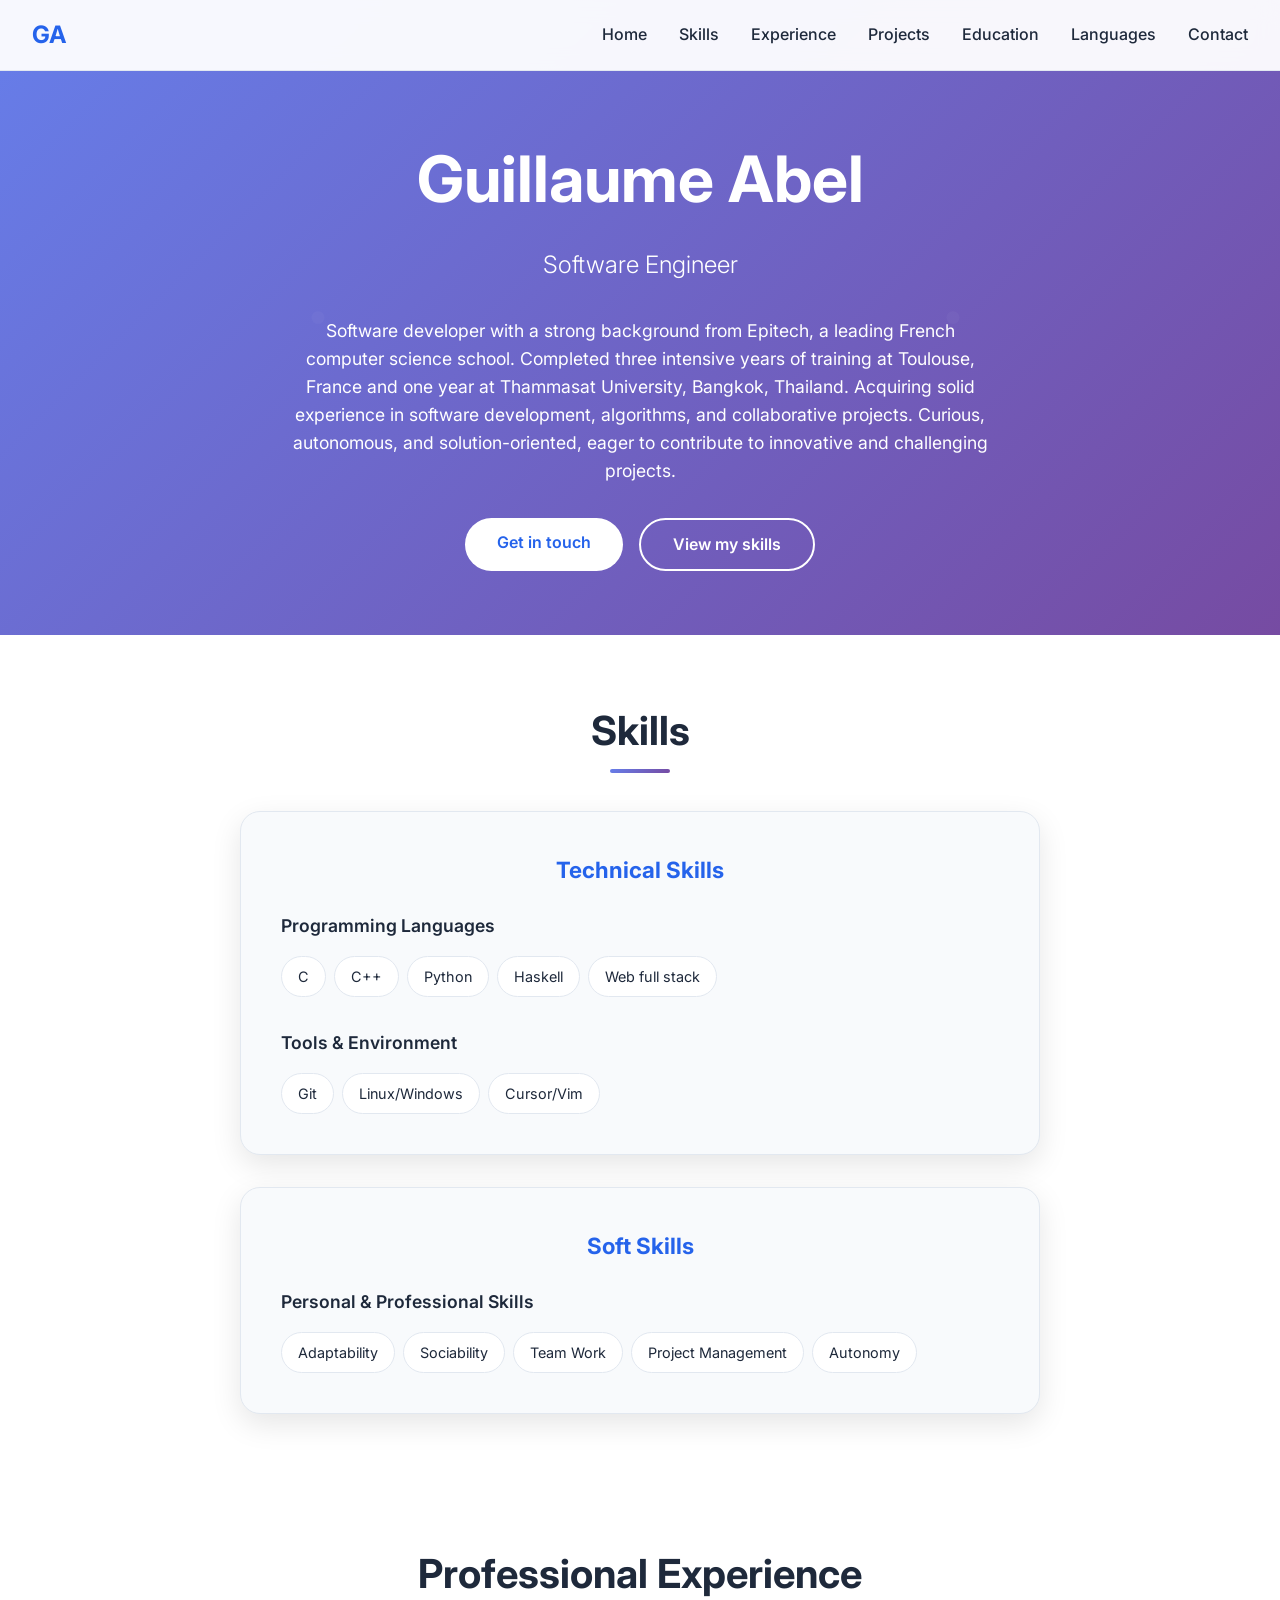
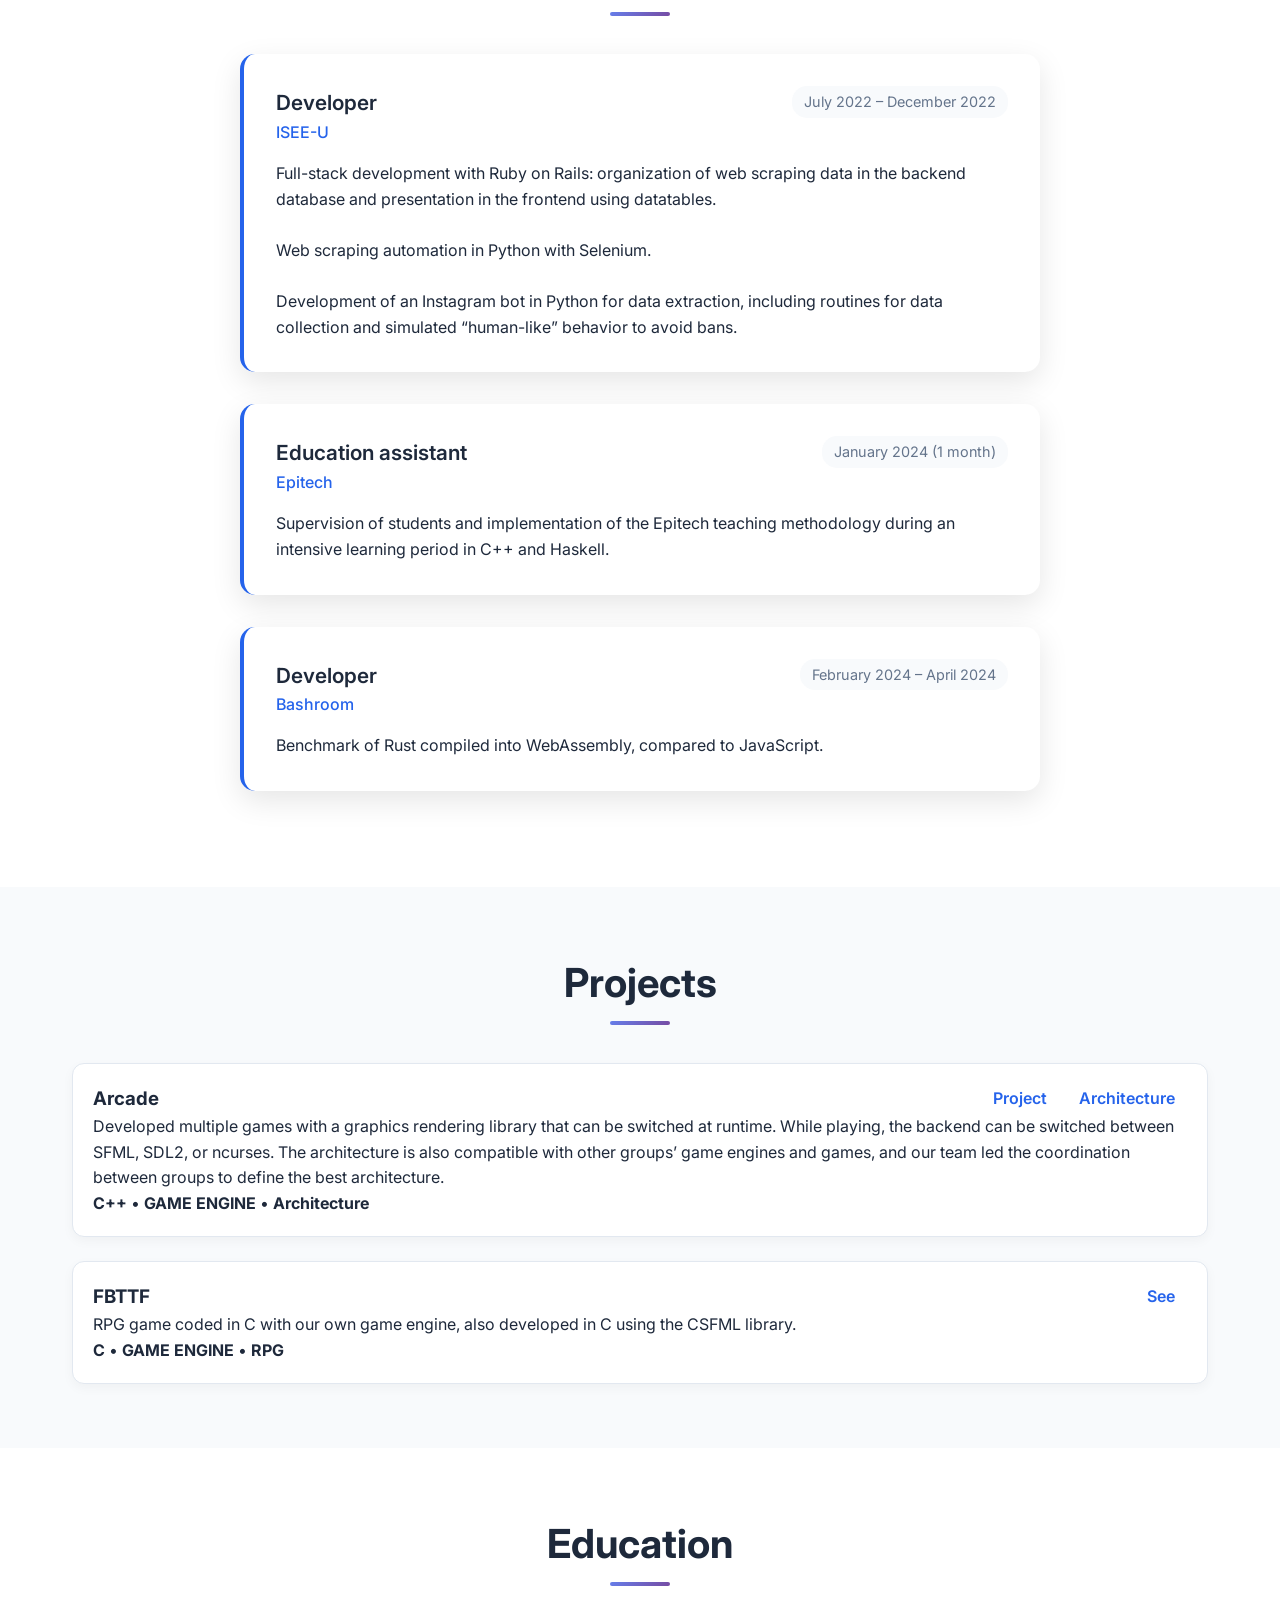
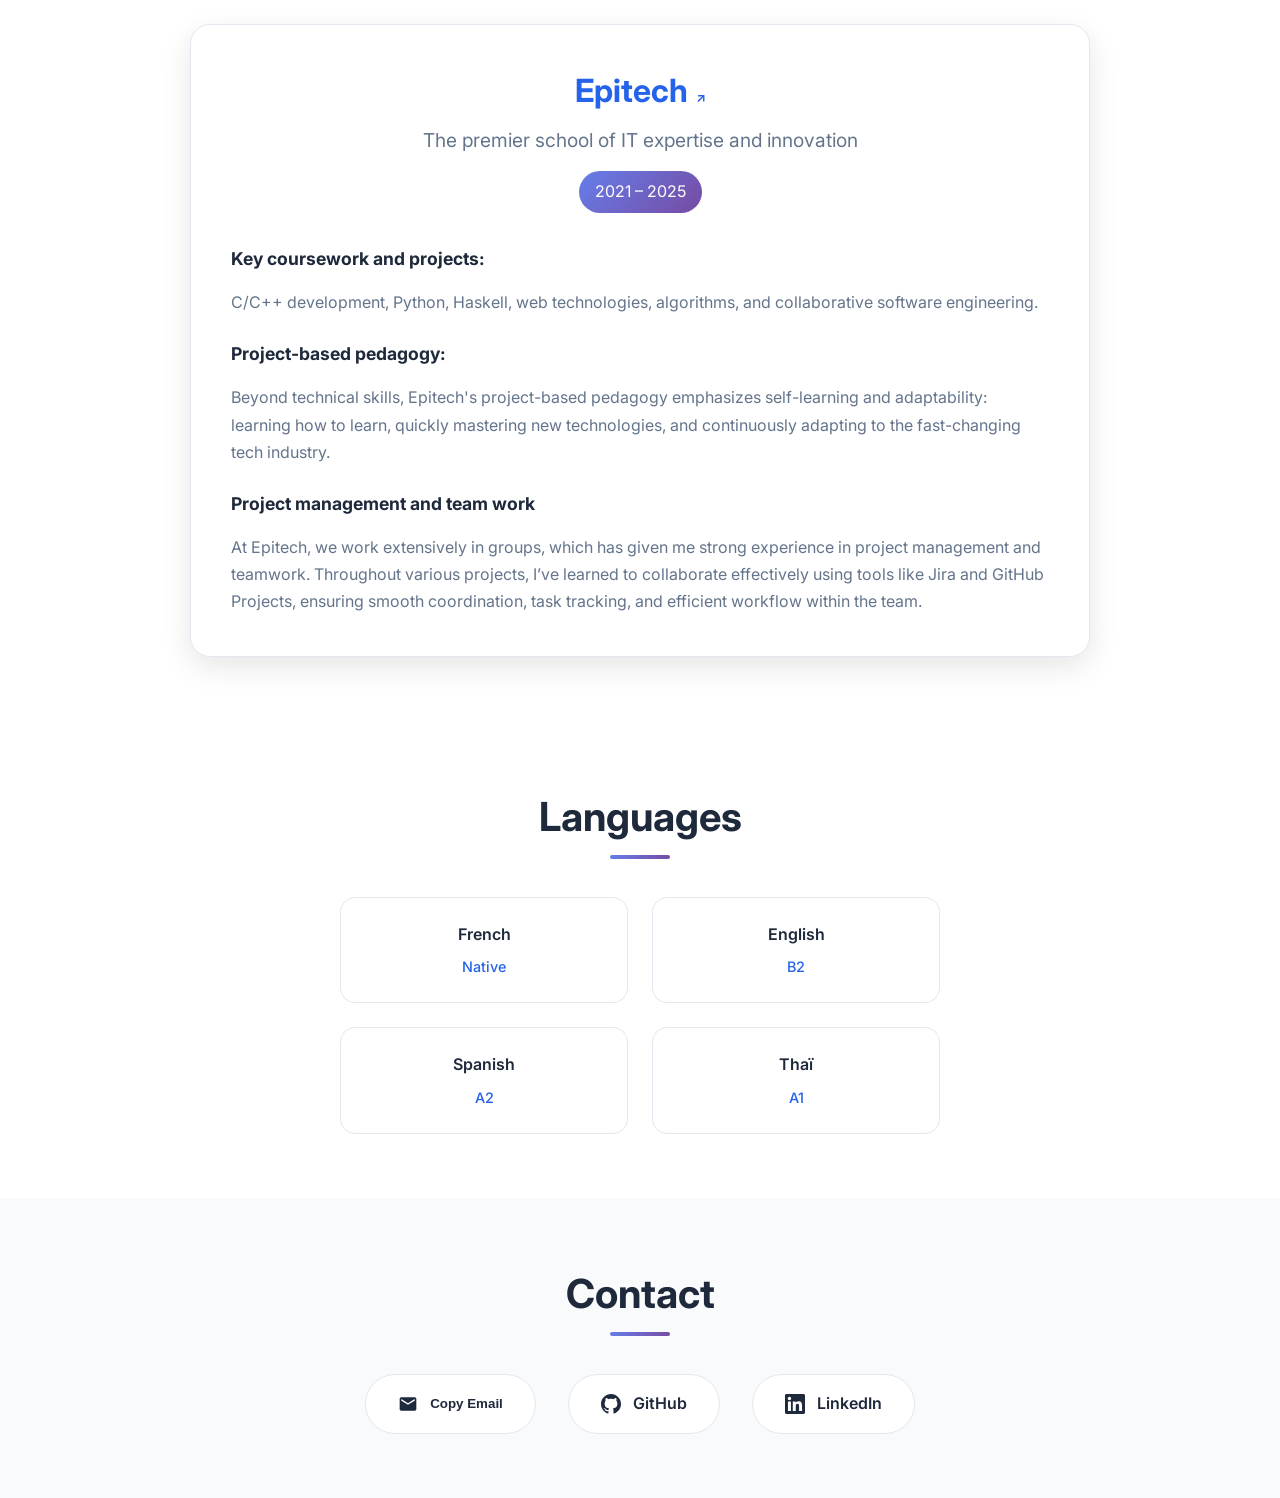
<file: index.html>
<!DOCTYPE html>
<html lang="en">
<head>
    <meta charset="UTF-8">
    <meta name="viewport" content="width=device-width, initial-scale=1.0">
    <title>Guillaume Abel - Software Engineer</title>
    <link rel="preconnect" href="https://fonts.googleapis.com">
    <link rel="preconnect" href="https://fonts.gstatic.com" crossorigin>
    <link href="https://fonts.googleapis.com/css2?family=Inter:wght@300;400;500;600;700&display=swap" rel="stylesheet">
    <style>
        * {
            margin: 0;
            padding: 0;
            box-sizing: border-box;
        }

        :root {
            --primary: #2563eb;
            --primary-dark: #1d4ed8;
            --secondary: #64748b;
            --accent: #0ea5e9;
            --text: #1e293b;
            --text-light: #64748b;
            --bg: #ffffff;
            --bg-alt: #f8fafc;
            --border: #e2e8f0;
            --gradient: linear-gradient(135deg, #667eea 0%, #764ba2 100%);
        }

        body {
            font-family: 'Inter', sans-serif;
            line-height: 1.6;
            color: var(--text);
            background: var(--bg);
        }

        .container {
            max-width: 1200px;
            margin: 0 auto;
            padding: 0 2rem;
        }

        /* Header */
        header {
            position: fixed;
            top: 0;
            width: 100%;
            background: rgba(255, 255, 255, 0.95);
            backdrop-filter: blur(10px);
            border-bottom: 1px solid var(--border);
            z-index: 1000;
            transition: all 0.3s ease;
        }

        nav {
            display: flex;
            justify-content: space-between;
            align-items: center;
            padding: 1rem 2rem;
        }

        .logo {
            font-weight: 700;
            font-size: 1.5rem;
            color: var(--primary);
        }

        .nav-links {
            display: flex;
            list-style: none;
            gap: 2rem;
        }

        .nav-links a {
            text-decoration: none;
            color: var(--text);
            font-weight: 500;
            transition: color 0.3s ease;
            position: relative;
        }

        .nav-links a:hover {
            color: var(--primary);
        }

        .nav-links a::after {
            content: '';
            position: absolute;
            width: 0;
            height: 2px;
            bottom: -5px;
            left: 0;
            background: var(--primary);
            transition: width 0.3s ease;
        }

        .nav-links a:hover::after {
            width: 100%;
        }

        /* Hero Section */
        .hero {
            background: var(--gradient);
            color: white;
            padding: 8rem 0 4rem;
            text-align: center;
            position: relative;
            overflow: hidden;
        }

        .hero::before {
            content: '';
            position: absolute;
            top: 0;
            left: 0;
            right: 0;
            bottom: 0;
            background: url('data:image/svg+xml,<svg xmlns="http://www.w3.org/2000/svg" viewBox="0 0 100 100"><defs><pattern id="grain" width="100" height="100" patternUnits="userSpaceOnUse"><circle cx="50" cy="50" r="1" fill="white" opacity="0.1"/></pattern></defs><rect width="100" height="100" fill="url(%23grain)"/></svg>');
            opacity: 0.3;
        }

        .hero-content {
            position: relative;
            z-index: 2;
        }

        .hero h1 {
            font-size: clamp(2.5rem, 5vw, 4rem);
            font-weight: 700;
            margin-bottom: 1rem;
            animation: fadeInUp 1s ease;
        }

        .hero .subtitle {
            font-size: 1.5rem;
            font-weight: 300;
            margin-bottom: 2rem;
            opacity: 0.9;
            animation: fadeInUp 1s ease 0.2s both;
        }

        .hero .description {
            font-size: 1.1rem;
            max-width: 700px;
            margin: 0 auto 2rem;
            opacity: 0.8;
            animation: fadeInUp 1s ease 0.4s both;
        }

        .cta-buttons {
            display: flex;
            gap: 1rem;
            justify-content: center;
            flex-wrap: wrap;
            animation: fadeInUp 1s ease 0.6s both;
        }

        .btn {
            display: inline-block;
            padding: 0.75rem 2rem;
            border: none;
            border-radius: 50px;
            text-decoration: none;
            font-weight: 600;
            transition: all 0.3s ease;
            cursor: pointer;
        }

        .btn-primary {
            background: white;
            color: var(--primary);
        }

        .btn-primary:hover {
            background: #f1f5f9;
            transform: translateY(-2px);
        }

        .btn-outline {
            background: transparent;
            color: white;
            border: 2px solid white;
        }

        .btn-outline:hover {
            background: white;
            color: var(--primary);
            transform: translateY(-2px);
        }

        /* Section Styles */
        .section {
            padding: 4rem 0;
        }

        .section-title {
            font-size: 2.5rem;
            font-weight: 700;
            text-align: center;
            margin-bottom: 3rem;
            color: var(--text);
            position: relative;
        }

        .section-title::after {
            content: '';
            position: absolute;
            bottom: -10px;
            left: 50%;
            transform: translateX(-50%);
            width: 60px;
            height: 4px;
            background: var(--gradient);
            border-radius: 2px;
        }

        /* Projects */
        #projects { background: var(--bg-alt); }
        #projects .projects-list {
            display: flex;
            flex-direction: column;
            gap: 1.5rem;
        }
        #projects .project-card {
            background: var(--bg);
            border: 1px solid var(--border);
            border-radius: 12px;
            padding: 1.25rem 1.25rem;
            box-shadow: 0 4px 12px rgba(0,0,0,0.04);
            opacity: 0;
            transform: translateY(30px);
            transition: opacity 0.6s ease, transform 0.6s ease, box-shadow 0.3s ease;
        }
        #projects .project-card:hover {
            transform: translateY(-5px);
            box-shadow: 0 20px 40px rgba(0,0,0,0.15);
        }
        .project-header {
            display: flex;
            align-items: center;
            justify-content: space-between;
            gap: 1rem;
        }
        .project-actions .btn {
            line-height: 1.2;
            padding: 0 0.75rem;
            border-radius: 10px;
        }

        /* Skills Section */
        #skills {
            background: var(--bg);
            position: relative;
            z-index: 10;
        }

        .skills-container {
            max-width: 800px;
            margin: 0 auto;
            display: flex;
            flex-direction: column;
            gap: 2rem;
        }

        .skills-section {
            background: var(--bg-alt);
            padding: 2.5rem;
            border-radius: 20px;
            border: 1px solid var(--border);
            transition: all 0.3s ease;
            box-shadow: 0 10px 30px rgba(0,0,0,0.1);
        }

        .skills-section:hover {
            transform: translateY(-5px);
            box-shadow: 0 20px 40px rgba(0,0,0,0.15);
        }

        .skills-section h3 {
            color: var(--primary);
            margin-bottom: 1.5rem;
            font-size: 1.4rem;
            text-align: center;
        }

        .skill-group {
            margin-bottom: 2rem;
        }

        .skill-group:last-child {
            margin-bottom: 0;
        }

        .skill-group h4 {
            color: var(--text);
            margin-bottom: 1rem;
            font-size: 1.1rem;
            font-weight: 600;
        }

        .skill-tags {
            display: flex;
            flex-wrap: wrap;
            gap: 0.5rem;
        }

        .skill-tag {
            background: white;
            color: var(--text);
            padding: 0.5rem 1rem;
            border-radius: 25px;
            font-size: 0.9rem;
            border: 1px solid var(--border);
            transition: all 0.3s ease;
        }

        .skill-tag:hover {
            background: var(--primary);
            color: white;
            transform: translateY(-2px);
        }

        .soft-skills {
            margin-top: 2rem;
            padding-top: 2rem;
            border-top: 1px solid var(--border);
        }

        /* Experience Section */
        .experience-timeline {
            position: relative;
            max-width: 800px;
            margin: 0 auto;
        }

        .experience-item {
            background: white;
            padding: 2rem;
            margin-bottom: 2rem;
            border-radius: 15px;
            border-left: 4px solid var(--primary);
            box-shadow: 0 10px 30px rgba(0,0,0,0.1);
            transition: all 0.3s ease;
        }

        .experience-item:hover {
            transform: translateX(10px);
            box-shadow: 0 15px 40px rgba(0,0,0,0.15);
        }

        .experience-header {
            display: flex;
            justify-content: space-between;
            align-items: flex-start;
            margin-bottom: 1rem;
            flex-wrap: wrap;
        }

        .experience-title {
            font-size: 1.3rem;
            font-weight: 600;
            color: var(--text);
        }

        .experience-company {
            color: var(--primary);
            font-weight: 500;
        }

        .experience-date {
            color: var(--text-light);
            font-size: 0.9rem;
            background: var(--bg-alt);
            padding: 0.25rem 0.75rem;
            border-radius: 15px;
        }

        /* Education Section */
        .education-card {
            background: white;
            padding: 2.5rem;
            border-radius: 20px;
            box-shadow: 0 10px 30px rgba(0,0,0,0.1);
            border: 1px solid var(--border);
            transition: all 0.3s ease;
            max-width: 900px;
            margin: 0 auto;
        }

        .education-card:hover {
            transform: translateY(-5px);
            box-shadow: 0 20px 50px rgba(0,0,0,0.15);
        }

        .education-header {
            text-align: center;
            margin-bottom: 2rem;
        }

        .school-name {
            font-size: 2rem;
            font-weight: 700;
            color: var(--primary);
            margin-bottom: 0.5rem;
        }

        .school-link {
            color: var(--primary);
            text-decoration: none;
            transition: all 0.3s ease;
            position: relative;
            display: inline-block;
        }

        .school-link:hover {
            color: var(--primary-dark);
            transform: translateY(-2px);
        }

        .school-link::after {
            content: '↗';
            font-size: 0.8rem;
            margin-left: 0.5rem;
            opacity: 1;
            transition: opacity 0.3s ease;
        }

        .degree {
            font-size: 1.2rem;
            color: var(--text-light);
            margin-bottom: 1rem;
        }

        .education-years {
            background: var(--gradient);
            color: white;
            padding: 0.5rem 1rem;
            border-radius: 25px;
            display: inline-block;
        }

        .education-details {
            margin-top: 2rem;
            text-align: left;
        }

        .education-details h4 {
            color: var(--text);
            margin-bottom: 1rem;
            font-size: 1.1rem;
        }

        .education-details p {
            color: var(--text-light);
            line-height: 1.7;
            margin-bottom: 1.5rem;
        }

        .education-details p:last-child {
            margin-bottom: 0;
        }

        /* Languages Section */
        .languages-grid {
            display: grid;
            grid-template-columns: repeat(auto-fit, minmax(200px, 1fr));
            gap: 1.5rem;
            max-width: 600px;
            margin: 0 auto;
        }

        .language-item {
            text-align: center;
            padding: 1.5rem;
            background: white;
            border-radius: 15px;
            border: 1px solid var(--border);
            transition: all 0.3s ease;
        }

        .language-item:hover {
            transform: translateY(-5px);
            box-shadow: 0 15px 30px rgba(0,0,0,0.1);
        }

        .language-name {
            font-weight: 600;
            color: var(--text);
            margin-bottom: 0.5rem;
        }

        .language-level {
            color: var(--primary);
            font-size: 0.9rem;
            font-weight: 500;
        }

        /* Contact Section */
        .contact {
            background: var(--bg-alt);
        }

        .contact-links {
            display: flex;
            justify-content: center;
            gap: 2rem;
            flex-wrap: wrap;
        }

        .contact-link {
            display: flex;
            align-items: center;
            gap: 0.75rem;
            padding: 1rem 2rem;
            background: white;
            border-radius: 50px;
            text-decoration: none;
            color: var(--text);
            font-weight: 600;
            transition: all 0.3s ease;
            border: 1px solid var(--border);
            cursor: pointer;
        }

        .contact-link:hover {
            background: var(--primary);
            color: white;
            transform: translateY(-3px);
            box-shadow: 0 10px 25px rgba(37, 99, 235, 0.3);
        }

        .contact-icon {
            width: 20px;
            height: 20px;
        }

        /* Animations */
        @keyframes fadeInUp {
            from {
                opacity: 0;
                transform: translateY(30px);
            }
            to {
                opacity: 1;
                transform: translateY(0);
            }
        }

        /* Responsive Design */
        @media (max-width: 768px) {
            .nav-links {
                display: none;
            }
            
            .hero {
                padding: 6rem 0 3rem;
            }
            
            .hero h1 {
                font-size: 2.5rem;
            }
            
            .hero .subtitle {
                font-size: 1.2rem;
            }
            
            .cta-buttons {
                flex-direction: column;
                align-items: center;
            }
            
            .experience-header {
                flex-direction: column;
                gap: 0.5rem;
            }
            
            .contact-links {
                flex-direction: column;
                align-items: center;
            }

            .skills-section {
                padding: 2rem;
            }
        }

        /* Smooth scrolling */
        html {
            scroll-behavior: smooth;
        }

        /* Custom scrollbar */
        ::-webkit-scrollbar {
            width: 8px;
        }

        ::-webkit-scrollbar-track {
            background: var(--bg-alt);
        }

        ::-webkit-scrollbar-thumb {
            background: var(--primary);
            border-radius: 4px;
        }

        ::-webkit-scrollbar-thumb:hover {
            background: var(--primary-dark);
        }
    </style>
</head>
<body>
    <header>
        <nav>
            <div class="logo">GA</div>
            <ul class="nav-links">
                <li><a href="#home">Home</a></li>
                <li><a href="#skills">Skills</a></li>
                <li><a href="#experience">Experience</a></li>
                <li><a href="#projects">Projects</a></li>
                <li><a href="#education">Education</a></li>
                <li><a href="#languages">Languages</a></li>
                <li><a href="#contact">Contact</a></li>
            </ul>
        </nav>
    </header>

    <main>
        <section id="home" class="hero">
            <div class="container">
                <div class="hero-content">
                    <h1>Guillaume Abel</h1>
                    <p class="subtitle">Software Engineer</p>
                    <p class="description">
                        Software developer with a strong background from Epitech, a leading French computer science school. 
                        Completed three intensive years of training at Toulouse, France and one year at Thammasat University, 
                        Bangkok, Thailand. Acquiring solid experience in software development, algorithms, and collaborative projects. 
                        Curious, autonomous, and solution-oriented, eager to contribute to innovative and challenging projects.
                    </p>
                    <div class="cta-buttons">
                        <a href="#contact" class="btn btn-primary">Get in touch</a>
                        <a href="#skills" class="btn btn-outline">View my skills</a>
                    </div>
                </div>
            </div>
        </section>

        <section id="skills" class="section">
            <div class="container">
                <h2 class="section-title">Skills</h2>
                <div class="skills-container">
                    <div class="skills-section">
                        <h3>Technical Skills</h3>
                        
                        <div class="skill-group">
                            <h4>Programming Languages</h4>
                            <div class="skill-tags">
                                <span class="skill-tag">C</span>
                                <span class="skill-tag">C++</span>
                                <span class="skill-tag">Python</span>
                                <span class="skill-tag">Haskell</span>
                                <span class="skill-tag">Web full stack</span>
                            </div>
                        </div>
                        
                        <div class="skill-group">
                            <h4>Tools & Environment</h4>
                            <div class="skill-tags">
                                <span class="skill-tag">Git</span>
                                <span class="skill-tag">Linux/Windows</span>
                                <span class="skill-tag">Cursor/Vim</span>
                            </div>
                        </div>
                    </div>
                    
                    <div class="skills-section">
                        <h3>Soft Skills</h3>
                        
                        <div class="skill-group">
                            <h4>Personal & Professional Skills</h4>
                            <div class="skill-tags">
                                <span class="skill-tag">Adaptability</span>
                                <span class="skill-tag">Sociability</span>
                                <span class="skill-tag">Team Work</span>
                                <span class="skill-tag">Project Management</span>
                                <span class="skill-tag">Autonomy</span>
                            </div>
                        </div>
                    </div>
                </div>
            </div>
        </section>

        <section id="experience" class="section">
            <div class="container">
                <h2 class="section-title">Professional Experience</h2>
                <div class="experience-timeline">
                    <div class="experience-item">
                        <div class="experience-header">
                            <div>
                                <h3 class="experience-title">Developer</h3>
                                <p class="experience-company">ISEE-U</p>
                            </div>
                            <span class="experience-date">July 2022 – December 2022</span>
                        </div>
                        <p class="experience-description">Full-stack development with Ruby on Rails: organization of web scraping data in the backend database and presentation in the frontend using datatables.<br><br>
                        Web scraping automation in Python with Selenium.<br><br>
                        Development of an Instagram bot in Python for data extraction, including routines for data collection and simulated “human-like” behavior to avoid bans.</p>
                    </div>
                    <div class="experience-item">
                        <div class="experience-header">
                            <div>
                                <h3 class="experience-title">Education assistant</h3>
                                <p class="experience-company">Epitech</p>
                            </div>
                            <span class="experience-date">January 2024 (1 month)</span>
                        </div>
                        <p class="experience-description">Supervision of students and implementation of the Epitech teaching methodology during an intensive learning period in C++ and Haskell.</p>
                    </div>
                    <div class="experience-item">
                        <div class="experience-header">
                            <div>
                                <h3 class="experience-title">Developer</h3>
                                <p class="experience-company">Bashroom</p>
                            </div>
                            <span class="experience-date">February 2024 – April 2024</span>
                        </div>
                        <p class="experience-description">Benchmark of Rust compiled into WebAssembly, compared to JavaScript.</p>
                    </div>
                </div>
            </div>
        </section>

        <section id="projects" class="section">
            <div class="container">
                <h2 class="section-title">Projects</h2>
                <div class="projects-list">
                    <!-- Add your projects here -->
                    <div class="project-card">
                        <div class="project-header">
                            <h3 class="project-title">Arcade</h3>
                            <div class="project-actions" style="display: flex; gap: 0.5rem;">
                                <a href="https://github.com/X-R-G-B/Arcade" class="btn btn-primary" target="_blank" rel="noopener noreferrer">Project</a>
                                <a href="https://github.com/ARCADE-TEK-2026/archi_arcade" class="btn btn-primary" target="_blank" rel="noopener noreferrer">Architecture</a>
                            </div>
                        </div>
                        <p class="project-description">Developed multiple games with a graphics rendering library that can be switched at runtime. While playing, the backend can be switched between SFML, SDL2, or ncurses. The architecture is also compatible with other groups’ game engines and games, and our team led the coordination between groups to define the best architecture.</p>
                        <div class="project-meta">
                            <span class="project-tag"><strong>C++</strong></span>
                            <span class="project-separator">•</span>
                            <span class="project-tag"><strong>GAME ENGINE</strong></span>
                            <span class="project-separator">•</span>
                            <span class="project-tag"><strong>Architecture</strong></span>
                        </div>
                    </div>
                    <div class="project-card">
                        <div class="project-header">
                            <h3 class="project-title">FBTTF</h3>
                            <div class="project-actions">
                                <a href="https://github.com/X-R-G-B/FlashBackToTheFuture" class="btn btn-primary" target="_blank" rel="noopener noreferrer">See</a>
                            </div>
                        </div>
                        <p class="project-description">RPG game coded in C with our own game engine, also developed in C using the CSFML library.</p>
                        <div class="project-meta">
                            <span class="project-tag"><strong>C</strong></span>
                            <span class="project-separator">•</span>
                            <span class="project-tag"><strong>GAME ENGINE</strong></span>
                            <span class="project-separator">•</span>
                            <span class="project-tag"><strong>RPG</strong></span>
                        </div>
                    </div>
                </div>
            </div>
        </section>

        <section id="education" class="section">
            <div class="container">
                <h2 class="section-title">Education</h2>
                <div class="education-card">
                    <div class="education-header">
                        <h3 class="school-name"><a href="https://www.epitech.eu" target="_blank" class="school-link">Epitech</a></h3>
                        <p class="degree">The premier school of IT expertise and innovation</p>
                        <span class="education-years">2021 – 2025</span>
                    </div>
                    <div class="education-details">
                        <h4>Key coursework and projects:</h4>
                        <p>
                            C/C++ development, Python, Haskell, web technologies, algorithms, and collaborative software engineering.
                        </p>
                        
                        <h4>Project-based pedagogy:</h4>
                        <p>
                            Beyond technical skills, Epitech's project-based pedagogy emphasizes self-learning and adaptability: 
                            learning how to learn, quickly mastering new technologies, and continuously adapting to the 
                            fast-changing tech industry.
                        </p>
                        <h4>Project management and team work</h4>
                        <p>
                            At Epitech, we work extensively in groups, which has given me strong experience in project management and teamwork.
                            Throughout various projects, I’ve learned to collaborate effectively using tools like Jira and GitHub Projects,
                            ensuring smooth coordination, task tracking, and efficient workflow within the team.
                        </p>
                    </div>
                </div>
            </div>
        </section>

        <section id="languages" class="section">
            <div class="container">
                <h2 class="section-title">Languages</h2>
                <div class="languages-grid">
                    <div class="language-item">
                        <div class="language-name">French</div>
                        <div class="language-level">Native</div>
                    </div>
                    <div class="language-item">
                        <div class="language-name">English</div>
                        <div class="language-level">B2</div>
                    </div>
                    <div class="language-item">
                        <div class="language-name">Spanish</div>
                        <div class="language-level">A2</div>
                    </div>
                    <div class="language-item">
                        <div class="language-name">Thaï</div>
                        <div class="language-level">A1</div>
                    </div>
                </div>
            </div>
        </section>

        <section id="contact" class="section contact">
            <div class="container">
                <h2 class="section-title">Contact</h2>
                <div class="contact-links">
                    <button class="contact-link" onclick="copyToClipboard('guillaumepierreabel@gmail.com')">
                        <svg class="contact-icon" viewBox="0 0 24 24" fill="currentColor">
                            <path d="M20 4H4c-1.1 0-1.99.9-1.99 2L2 18c0 1.1.89 2 2 2h16c1.1 0 2-.9 2-2V6c0-1.1-.9-2-2-2zm0 4l-8 5-8-5V6l8 5 8-5v2z"/>
                        </svg>
                        Copy Email
                    </button>
                    <a href="https://github.com/guillaumeAbel" class="contact-link" target="_blank">
                        <svg class="contact-icon" viewBox="0 0 24 24" fill="currentColor">
                            <path d="M12 0c-6.626 0-12 5.373-12 12 0 5.302 3.438 9.8 8.207 11.387.599.111.793-.261.793-.577v-2.234c-3.338.726-4.033-1.416-4.033-1.416-.546-1.387-1.333-1.756-1.333-1.756-1.089-.745.083-.729.083-.729 1.205.084 1.839 1.237 1.839 1.237 1.07 1.834 2.807 1.304 3.492.997.107-.775.418-1.305.762-1.604-2.665-.305-5.467-1.334-5.467-5.931 0-1.311.469-2.381 1.236-3.221-.124-.303-.535-1.524.117-3.176 0 0 1.008-.322 3.301 1.23.957-.266 1.983-.399 3.003-.404 1.02.005 2.047.138 3.006.404 2.291-1.552 3.297-1.23 3.297-1.23.653 1.653.242 2.874.118 3.176.77.84 1.235 1.911 1.235 3.221 0 4.609-2.807 5.624-5.479 5.921.43.372.823 1.102.823 2.222v3.293c0 .319.192.694.801.576 4.765-1.589 8.199-6.086 8.199-11.386 0-6.627-5.373-12-12-12z"/>
                        </svg>
                        GitHub
                    </a>
                    <a href="https://www.linkedin.com/in/guillaume-abel-221430240/" class="contact-link" target="_blank">
                        <svg class="contact-icon" viewBox="0 0 24 24" fill="currentColor">
                            <path d="M20.447 20.452h-3.554v-5.569c0-1.328-.027-3.037-1.852-3.037-1.853 0-2.136 1.445-2.136 2.939v5.667H9.351V9h3.414v1.561h.046c.477-.9 1.637-1.85 3.37-1.85 3.601 0 4.267 2.37 4.267 5.455v6.286zM5.337 7.433c-1.144 0-2.063-.926-2.063-2.065 0-1.138.92-2.063 2.063-2.063 1.14 0 2.064.925 2.064 2.063 0 1.139-.925 2.065-2.064 2.065zm1.782 13.019H3.555V9h3.564v11.452zM22.225 0H1.771C.792 0 0 .774 0 1.729v20.542C0 23.227.792 24 1.771 24h20.451C23.2 24 24 23.227 24 22.271V1.729C24 .774 23.2 0 22.222 0h.003z"/>
                        </svg>
                        LinkedIn
                    </a>
                </div>
            </div>
        </section>
    </main>

    <script>
        // Smooth scrolling for navigation links
        document.querySelectorAll('a[href^="#"]').forEach(anchor => {
            anchor.addEventListener('click', function (e) {
                e.preventDefault();
                const target = document.querySelector(this.getAttribute('href'));
                if (target) {
                    const headerHeight = document.querySelector('header').offsetHeight;
                    const targetPosition = target.offsetTop - headerHeight;
                    
                    window.scrollTo({
                        top: targetPosition,
                        behavior: 'smooth'
                    });
                }
            });
        });

        // Header background on scroll
        window.addEventListener('scroll', () => {
            const header = document.querySelector('header');
            if (window.scrollY > 100) {
                header.style.background = 'rgba(255, 255, 255, 0.98)';
                header.style.boxShadow = '0 4px 20px rgba(0,0,0,0.1)';
            } else {
                header.style.background = 'rgba(255, 255, 255, 0.95)';
                header.style.boxShadow = 'none';
            }
        });

        // Intersection Observer for animations
        const observerOptions = {
            threshold: 0.1,
            rootMargin: '0px 0px -50px 0px'
        };

        const observer = new IntersectionObserver((entries) => {
            entries.forEach(entry => {
                if (entry.isIntersecting) {
                    entry.target.style.opacity = '1';
                    entry.target.style.transform = 'translateY(0)';
                }
            });
        }, observerOptions);

        // Observe skill cards and experience items
        document.querySelectorAll('.skills-section, .experience-item, .education-card, .language-item, .project-card').forEach(el => {
            el.style.opacity = '0';
            el.style.transform = 'translateY(30px)';
            el.style.transition = 'opacity 0.6s ease, transform 0.6s ease';
            observer.observe(el);
        });

        // Parallax effect for hero section
        window.addEventListener('scroll', () => {
            const scrolled = window.pageYOffset;
            const hero = document.querySelector('.hero');
            if (hero) {
                hero.style.transform = `translateY(${scrolled * 0.5}px)`;
            }
        });

        // Copy to clipboard function
        function copyToClipboard(text) {
            // Create a temporary textarea element
            const textarea = document.createElement('textarea');
            textarea.value = text;
            textarea.style.position = 'fixed';
            textarea.style.opacity = '0';
            document.body.appendChild(textarea);
            
            // Select and copy the text
            textarea.select();
            textarea.setSelectionRange(0, 99999); // For mobile devices
            
            try {
                const successful = document.execCommand('copy');
                if (successful) {
                    // Show success feedback
                    const button = event.target.closest('button');
                    const originalText = button.innerHTML;
                    button.innerHTML = `
                        <svg class="contact-icon" viewBox="0 0 24 24" fill="currentColor">
                            <path d="M9 16.17L4.83 12l-1.42 1.41L9 19 21 7l-1.41-1.41z"/>
                        </svg>
                        Copied!
                    `;
                    button.style.background = '#10b981';
                    button.style.color = 'white';
                    
                    // Reset button after 2 seconds
                    setTimeout(() => {
                        button.innerHTML = originalText;
                        button.style.background = '';
                        button.style.color = '';
                    }, 2000);
                } else {
                    throw new Error('Copy command failed');
                }
            } catch (err) {
                // Fallback for modern browsers
                navigator.clipboard.writeText(text).then(() => {
                    const button = event.target.closest('button');
                    const originalText = button.innerHTML;
                    button.innerHTML = `
                        <svg class="contact-icon" viewBox="0 0 24 24" fill="currentColor">
                            <path d="M9 16.17L4.83 12l-1.42 1.41L9 19 21 7l-1.41-1.41z"/>
                        </svg>
                        Copied!
                    `;
                    button.style.background = '#10b981';
                    button.style.color = 'white';
                    
                    setTimeout(() => {
                        button.innerHTML = originalText;
                        button.style.background = '';
                        button.style.color = '';
                    }, 2000);
                }).catch(() => {
                    alert('Failed to copy to clipboard. Please copy manually: ' + text);
                });
            }
            
            // Clean up
            document.body.removeChild(textarea);
        }
    </script>
</body>
</html>
</file>
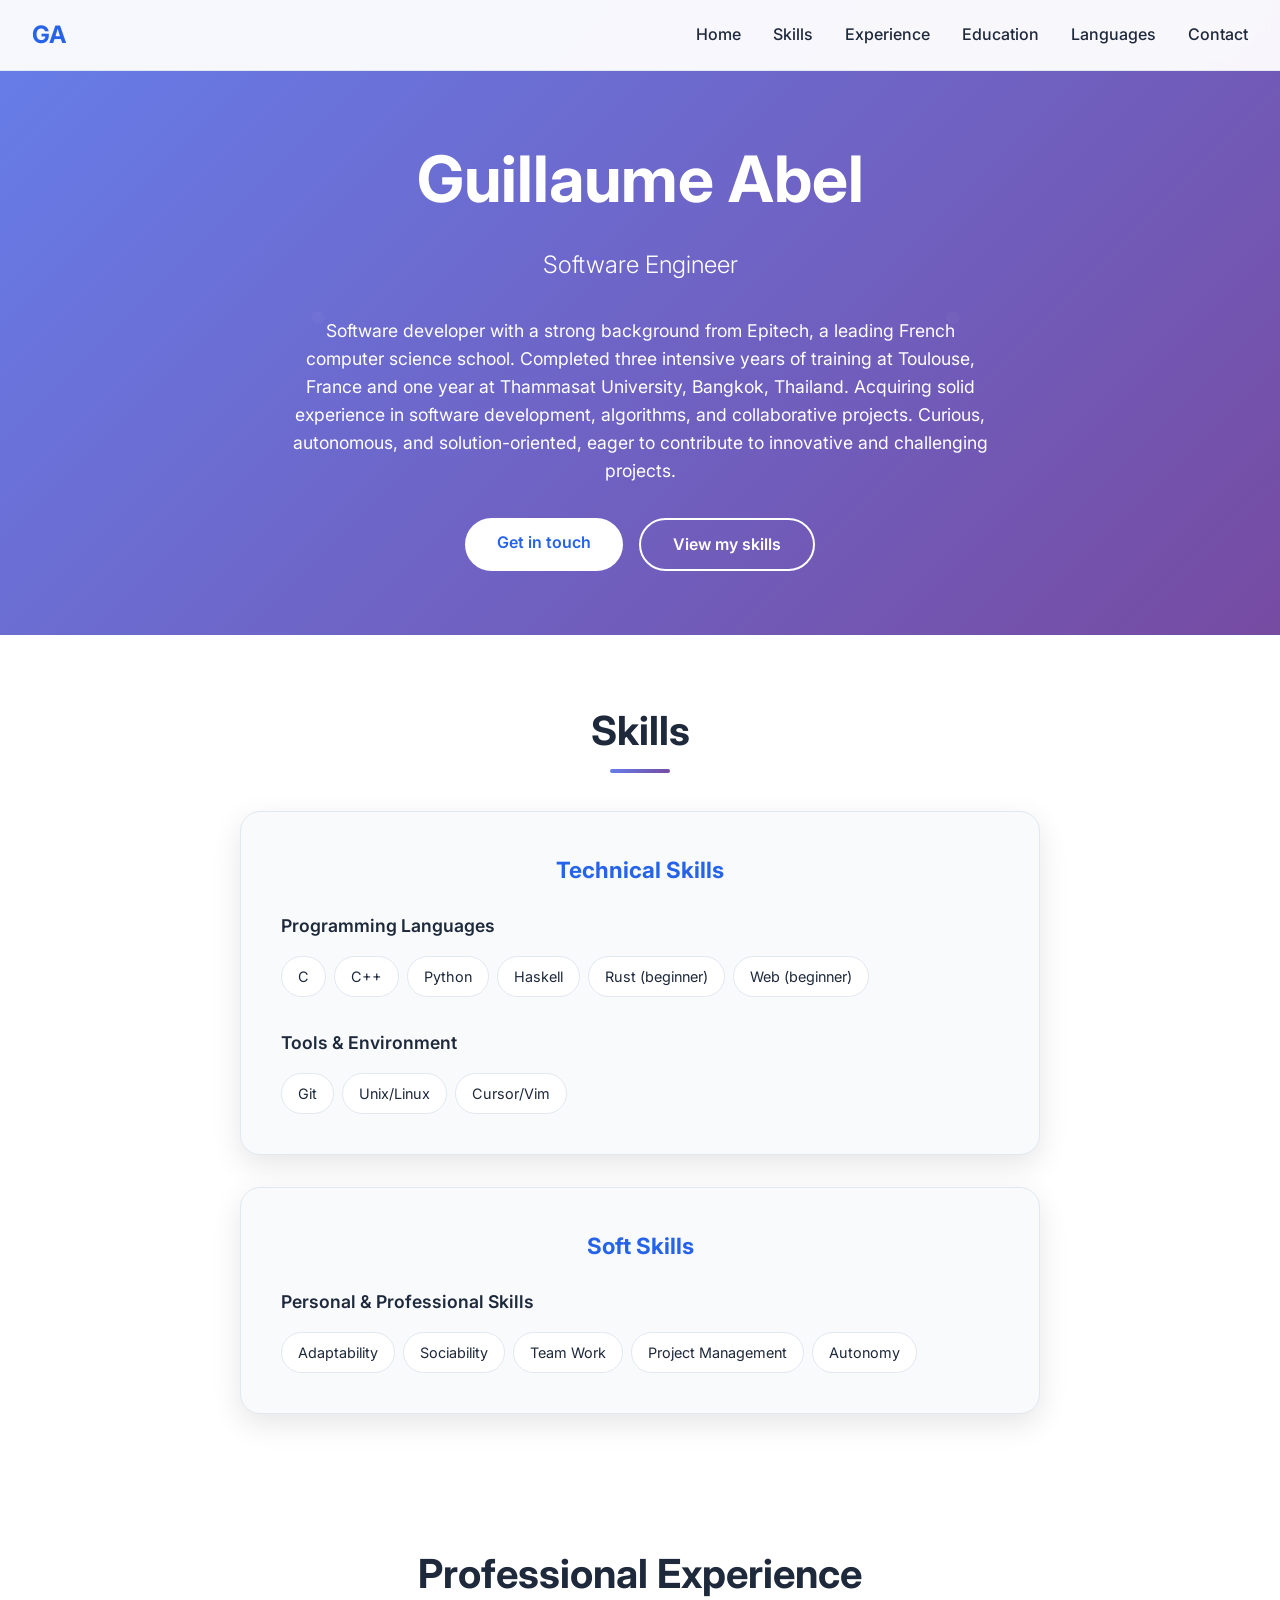
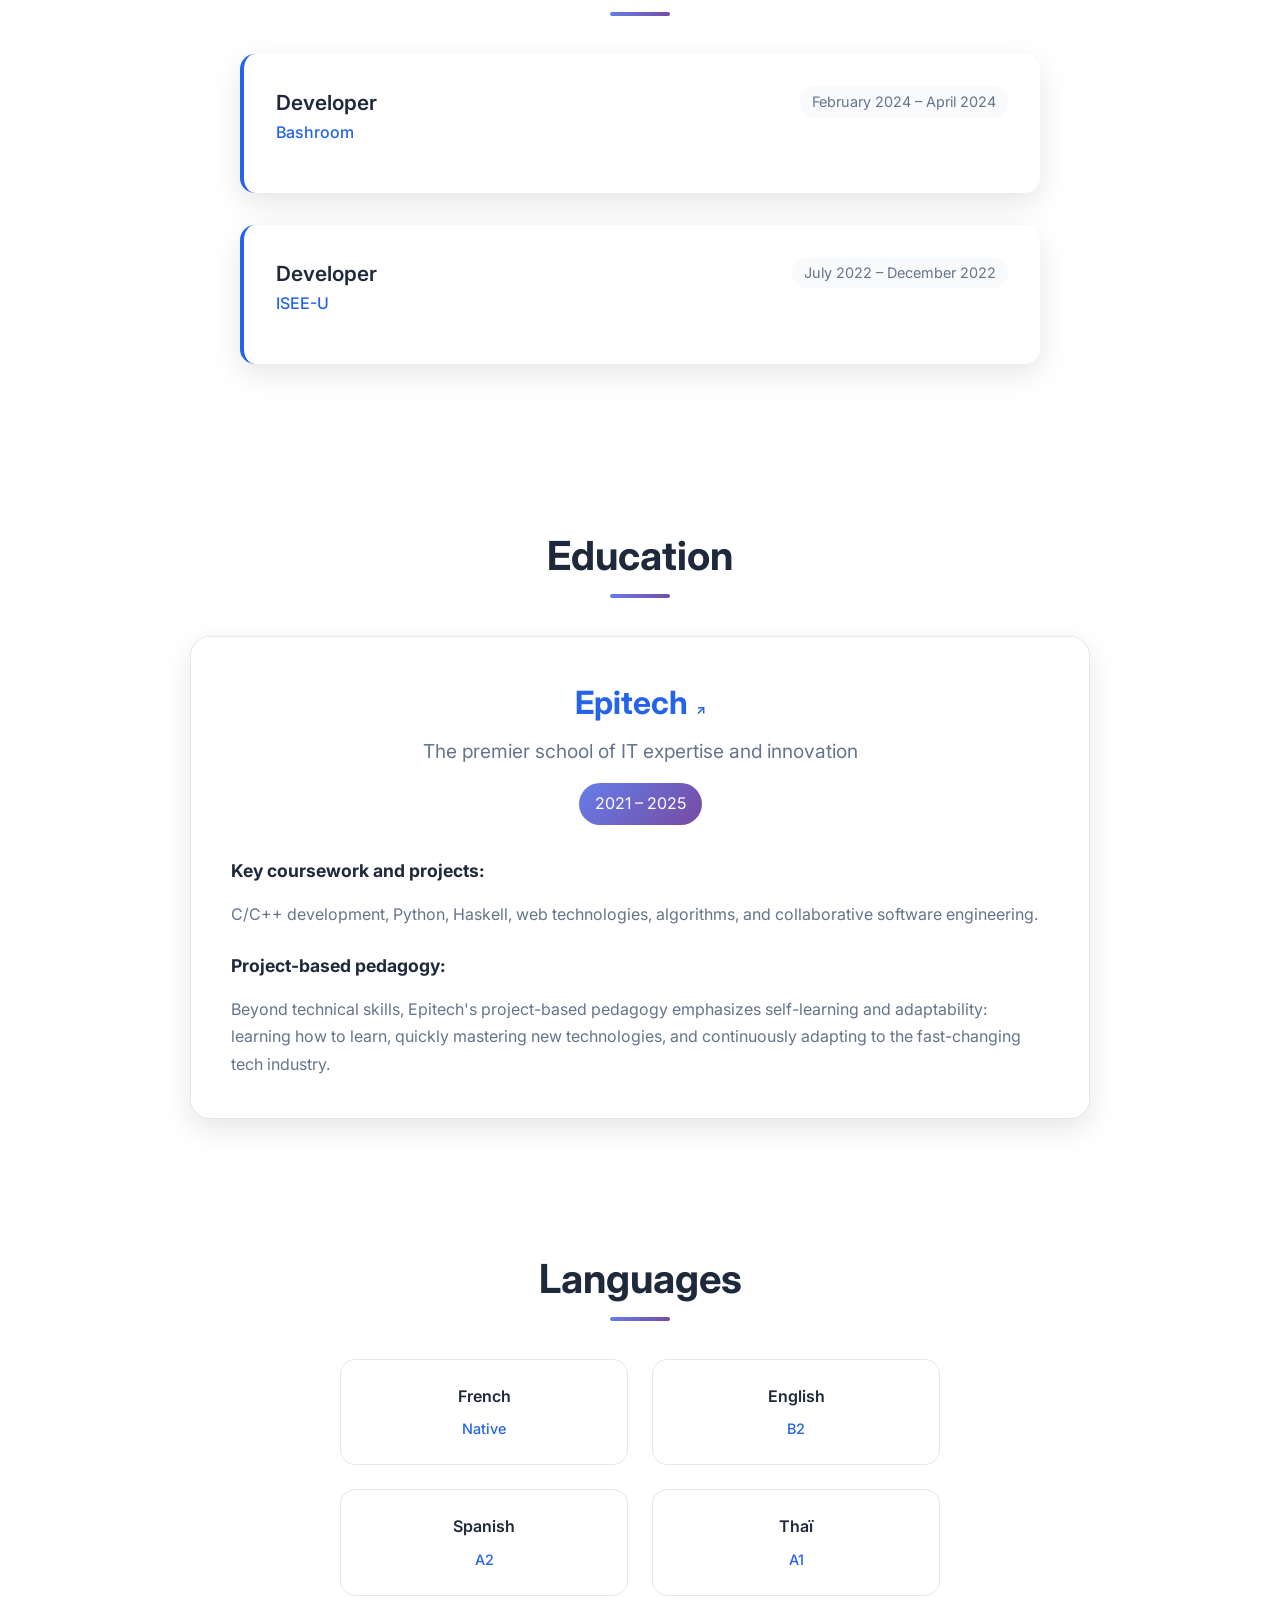
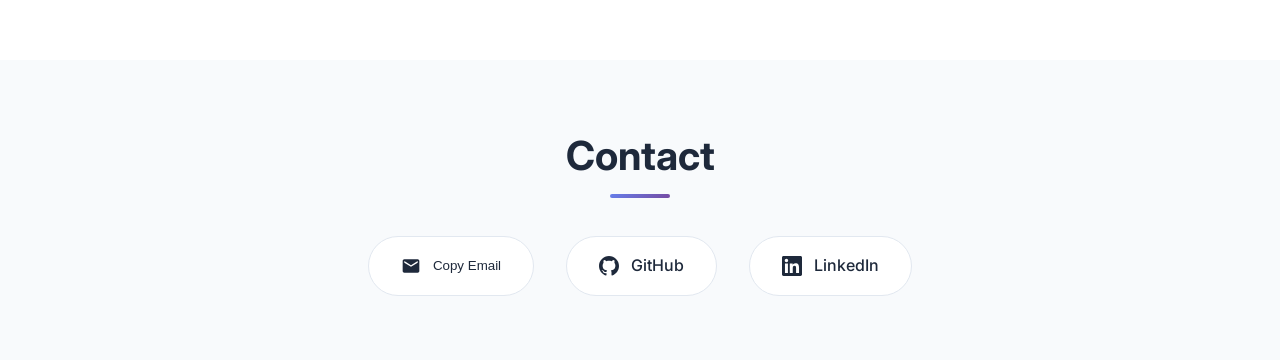
<file: site.html>
<!DOCTYPE html>
<html lang="en">
<head>
    <meta charset="UTF-8">
    <meta name="viewport" content="width=device-width, initial-scale=1.0">
    <title>Guillaume Abel - Software Engineer</title>
    <link rel="preconnect" href="https://fonts.googleapis.com">
    <link rel="preconnect" href="https://fonts.gstatic.com" crossorigin>
    <link href="https://fonts.googleapis.com/css2?family=Inter:wght@300;400;500;600;700&display=swap" rel="stylesheet">
    <style>
        * {
            margin: 0;
            padding: 0;
            box-sizing: border-box;
        }

        :root {
            --primary: #2563eb;
            --primary-dark: #1d4ed8;
            --secondary: #64748b;
            --accent: #0ea5e9;
            --text: #1e293b;
            --text-light: #64748b;
            --bg: #ffffff;
            --bg-alt: #f8fafc;
            --border: #e2e8f0;
            --gradient: linear-gradient(135deg, #667eea 0%, #764ba2 100%);
        }

        body {
            font-family: 'Inter', sans-serif;
            line-height: 1.6;
            color: var(--text);
            background: var(--bg);
        }

        .container {
            max-width: 1200px;
            margin: 0 auto;
            padding: 0 2rem;
        }

        /* Header */
        header {
            position: fixed;
            top: 0;
            width: 100%;
            background: rgba(255, 255, 255, 0.95);
            backdrop-filter: blur(10px);
            border-bottom: 1px solid var(--border);
            z-index: 1000;
            transition: all 0.3s ease;
        }

        nav {
            display: flex;
            justify-content: space-between;
            align-items: center;
            padding: 1rem 2rem;
        }

        .logo {
            font-weight: 700;
            font-size: 1.5rem;
            color: var(--primary);
        }

        .nav-links {
            display: flex;
            list-style: none;
            gap: 2rem;
        }

        .nav-links a {
            text-decoration: none;
            color: var(--text);
            font-weight: 500;
            transition: color 0.3s ease;
            position: relative;
        }

        .nav-links a:hover {
            color: var(--primary);
        }

        .nav-links a::after {
            content: '';
            position: absolute;
            width: 0;
            height: 2px;
            bottom: -5px;
            left: 0;
            background: var(--primary);
            transition: width 0.3s ease;
        }

        .nav-links a:hover::after {
            width: 100%;
        }

        /* Hero Section */
        .hero {
            background: var(--gradient);
            color: white;
            padding: 8rem 0 4rem;
            text-align: center;
            position: relative;
            overflow: hidden;
        }

        .hero::before {
            content: '';
            position: absolute;
            top: 0;
            left: 0;
            right: 0;
            bottom: 0;
            background: url('data:image/svg+xml,<svg xmlns="http://www.w3.org/2000/svg" viewBox="0 0 100 100"><defs><pattern id="grain" width="100" height="100" patternUnits="userSpaceOnUse"><circle cx="50" cy="50" r="1" fill="white" opacity="0.1"/></pattern></defs><rect width="100" height="100" fill="url(%23grain)"/></svg>');
            opacity: 0.3;
        }

        .hero-content {
            position: relative;
            z-index: 2;
        }

        .hero h1 {
            font-size: clamp(2.5rem, 5vw, 4rem);
            font-weight: 700;
            margin-bottom: 1rem;
            animation: fadeInUp 1s ease;
        }

        .hero .subtitle {
            font-size: 1.5rem;
            font-weight: 300;
            margin-bottom: 2rem;
            opacity: 0.9;
            animation: fadeInUp 1s ease 0.2s both;
        }

        .hero .description {
            font-size: 1.1rem;
            max-width: 700px;
            margin: 0 auto 2rem;
            opacity: 0.8;
            animation: fadeInUp 1s ease 0.4s both;
        }

        .cta-buttons {
            display: flex;
            gap: 1rem;
            justify-content: center;
            flex-wrap: wrap;
            animation: fadeInUp 1s ease 0.6s both;
        }

        .btn {
            display: inline-block;
            padding: 0.75rem 2rem;
            border: none;
            border-radius: 50px;
            text-decoration: none;
            font-weight: 600;
            transition: all 0.3s ease;
            cursor: pointer;
        }

        .btn-primary {
            background: white;
            color: var(--primary);
        }

        .btn-primary:hover {
            background: #f1f5f9;
            transform: translateY(-2px);
        }

        .btn-outline {
            background: transparent;
            color: white;
            border: 2px solid white;
        }

        .btn-outline:hover {
            background: white;
            color: var(--primary);
            transform: translateY(-2px);
        }

        /* Section Styles */
        .section {
            padding: 4rem 0;
        }

        .section-title {
            font-size: 2.5rem;
            font-weight: 700;
            text-align: center;
            margin-bottom: 3rem;
            color: var(--text);
            position: relative;
        }

        .section-title::after {
            content: '';
            position: absolute;
            bottom: -10px;
            left: 50%;
            transform: translateX(-50%);
            width: 60px;
            height: 4px;
            background: var(--gradient);
            border-radius: 2px;
        }

        /* Skills Section */
        .skills-container {
            max-width: 800px;
            margin: 0 auto;
            display: flex;
            flex-direction: column;
            gap: 2rem;
        }

        .skills-section {
            background: var(--bg-alt);
            padding: 2.5rem;
            border-radius: 20px;
            border: 1px solid var(--border);
            transition: all 0.3s ease;
            box-shadow: 0 10px 30px rgba(0,0,0,0.1);
        }

        .skills-section:hover {
            transform: translateY(-5px);
            box-shadow: 0 20px 40px rgba(0,0,0,0.15);
        }

        .skills-section h3 {
            color: var(--primary);
            margin-bottom: 1.5rem;
            font-size: 1.4rem;
            text-align: center;
        }

        .skill-group {
            margin-bottom: 2rem;
        }

        .skill-group:last-child {
            margin-bottom: 0;
        }

        .skill-group h4 {
            color: var(--text);
            margin-bottom: 1rem;
            font-size: 1.1rem;
            font-weight: 600;
        }

        .skill-tags {
            display: flex;
            flex-wrap: wrap;
            gap: 0.5rem;
        }

        .skill-tag {
            background: white;
            color: var(--text);
            padding: 0.5rem 1rem;
            border-radius: 25px;
            font-size: 0.9rem;
            border: 1px solid var(--border);
            transition: all 0.3s ease;
        }

        .skill-tag:hover {
            background: var(--primary);
            color: white;
            transform: translateY(-2px);
        }

        .soft-skills {
            margin-top: 2rem;
            padding-top: 2rem;
            border-top: 1px solid var(--border);
        }

        /* Experience Section */
        .experience-timeline {
            position: relative;
            max-width: 800px;
            margin: 0 auto;
        }

        .experience-item {
            background: white;
            padding: 2rem;
            margin-bottom: 2rem;
            border-radius: 15px;
            border-left: 4px solid var(--primary);
            box-shadow: 0 10px 30px rgba(0,0,0,0.1);
            transition: all 0.3s ease;
        }

        .experience-item:hover {
            transform: translateX(10px);
            box-shadow: 0 15px 40px rgba(0,0,0,0.15);
        }

        .experience-header {
            display: flex;
            justify-content: space-between;
            align-items: flex-start;
            margin-bottom: 1rem;
            flex-wrap: wrap;
        }

        .experience-title {
            font-size: 1.3rem;
            font-weight: 600;
            color: var(--text);
        }

        .experience-company {
            color: var(--primary);
            font-weight: 500;
        }

        .experience-date {
            color: var(--text-light);
            font-size: 0.9rem;
            background: var(--bg-alt);
            padding: 0.25rem 0.75rem;
            border-radius: 15px;
        }

        /* Education Section */
        .education-card {
            background: white;
            padding: 2.5rem;
            border-radius: 20px;
            box-shadow: 0 10px 30px rgba(0,0,0,0.1);
            border: 1px solid var(--border);
            transition: all 0.3s ease;
            max-width: 900px;
            margin: 0 auto;
        }

        .education-card:hover {
            transform: translateY(-5px);
            box-shadow: 0 20px 50px rgba(0,0,0,0.15);
        }

        .education-header {
            text-align: center;
            margin-bottom: 2rem;
        }

        .school-name {
            font-size: 2rem;
            font-weight: 700;
            color: var(--primary);
            margin-bottom: 0.5rem;
        }

        .school-link {
            color: var(--primary);
            text-decoration: none;
            transition: all 0.3s ease;
            position: relative;
            display: inline-block;
        }

        .school-link:hover {
            color: var(--primary-dark);
            transform: translateY(-2px);
        }

        .school-link::after {
            content: '↗';
            font-size: 0.8rem;
            margin-left: 0.5rem;
            opacity: 1;
            transition: opacity 0.3s ease;
        }

        .degree {
            font-size: 1.2rem;
            color: var(--text-light);
            margin-bottom: 1rem;
        }

        .education-years {
            background: var(--gradient);
            color: white;
            padding: 0.5rem 1rem;
            border-radius: 25px;
            display: inline-block;
        }

        .education-details {
            margin-top: 2rem;
            text-align: left;
        }

        .education-details h4 {
            color: var(--text);
            margin-bottom: 1rem;
            font-size: 1.1rem;
        }

        .education-details p {
            color: var(--text-light);
            line-height: 1.7;
            margin-bottom: 1.5rem;
        }

        .education-details p:last-child {
            margin-bottom: 0;
        }

        /* Languages Section */
        .languages-grid {
            display: grid;
            grid-template-columns: repeat(auto-fit, minmax(200px, 1fr));
            gap: 1.5rem;
            max-width: 600px;
            margin: 0 auto;
        }

        .language-item {
            text-align: center;
            padding: 1.5rem;
            background: white;
            border-radius: 15px;
            border: 1px solid var(--border);
            transition: all 0.3s ease;
        }

        .language-item:hover {
            transform: translateY(-5px);
            box-shadow: 0 15px 30px rgba(0,0,0,0.1);
        }

        .language-name {
            font-weight: 600;
            color: var(--text);
            margin-bottom: 0.5rem;
        }

        .language-level {
            color: var(--primary);
            font-size: 0.9rem;
            font-weight: 500;
        }

        /* Contact Section */
        .contact {
            background: var(--bg-alt);
        }

        .contact-links {
            display: flex;
            justify-content: center;
            gap: 2rem;
            flex-wrap: wrap;
        }

        .contact-link {
            display: flex;
            align-items: center;
            gap: 0.75rem;
            padding: 1rem 2rem;
            background: white;
            border-radius: 50px;
            text-decoration: none;
            color: var(--text);
            font-weight: 500;
            transition: all 0.3s ease;
            border: 1px solid var(--border);
        }

        .contact-link:hover {
            background: var(--primary);
            color: white;
            transform: translateY(-3px);
            box-shadow: 0 10px 25px rgba(37, 99, 235, 0.3);
        }

        .contact-icon {
            width: 20px;
            height: 20px;
        }

        /* Animations */
        @keyframes fadeInUp {
            from {
                opacity: 0;
                transform: translateY(30px);
            }
            to {
                opacity: 1;
                transform: translateY(0);
            }
        }

        /* Responsive Design */
        @media (max-width: 768px) {
            .nav-links {
                display: none;
            }
            
            .hero {
                padding: 6rem 0 3rem;
            }
            
            .hero h1 {
                font-size: 2.5rem;
            }
            
            .hero .subtitle {
                font-size: 1.2rem;
            }
            
            .cta-buttons {
                flex-direction: column;
                align-items: center;
            }
            
            .experience-header {
                flex-direction: column;
                gap: 0.5rem;
            }
            
            .contact-links {
                flex-direction: column;
                align-items: center;
            }

            .skills-section {
                padding: 2rem;
            }
        }

        /* Smooth scrolling */
        html {
            scroll-behavior: smooth;
        }

        /* Custom scrollbar */
        ::-webkit-scrollbar {
            width: 8px;
        }

        ::-webkit-scrollbar-track {
            background: var(--bg-alt);
        }

        ::-webkit-scrollbar-thumb {
            background: var(--primary);
            border-radius: 4px;
        }

        ::-webkit-scrollbar-thumb:hover {
            background: var(--primary-dark);
        }
    </style>
</head>
<body>
    <header>
        <nav>
            <div class="logo">GA</div>
            <ul class="nav-links">
                <li><a href="#home">Home</a></li>
                <li><a href="#skills">Skills</a></li>
                <li><a href="#experience">Experience</a></li>
                <li><a href="#education">Education</a></li>
                <li><a href="#languages">Languages</a></li>
                <li><a href="#contact">Contact</a></li>
            </ul>
        </nav>
    </header>

    <main>
        <section id="home" class="hero">
            <div class="container">
                <div class="hero-content">
                    <h1>Guillaume Abel</h1>
                    <p class="subtitle">Software Engineer</p>
                    <p class="description">
                        Software developer with a strong background from Epitech, a leading French computer science school. 
                        Completed three intensive years of training at Toulouse, France and one year at Thammasat University, 
                        Bangkok, Thailand. Acquiring solid experience in software development, algorithms, and collaborative projects. 
                        Curious, autonomous, and solution-oriented, eager to contribute to innovative and challenging projects.
                    </p>
                    <div class="cta-buttons">
                        <a href="#contact" class="btn btn-primary">Get in touch</a>
                        <a href="#skills" class="btn btn-outline">View my skills</a>
                    </div>
                </div>
            </div>
        </section>

        <section id="skills" class="section">
            <div class="container">
                <h2 class="section-title">Skills</h2>
                <div class="skills-container">
                    <div class="skills-section">
                        <h3>Technical Skills</h3>
                        
                        <div class="skill-group">
                            <h4>Programming Languages</h4>
                            <div class="skill-tags">
                                <span class="skill-tag">C</span>
                                <span class="skill-tag">C++</span>
                                <span class="skill-tag">Python</span>
                                <span class="skill-tag">Haskell</span>
                                <span class="skill-tag">Rust (beginner)</span>
                                <span class="skill-tag">Web (beginner)</span>
                            </div>
                        </div>
                        
                        <div class="skill-group">
                            <h4>Tools & Environment</h4>
                            <div class="skill-tags">
                                <span class="skill-tag">Git</span>
                                <span class="skill-tag">Unix/Linux</span>
                                <span class="skill-tag">Cursor/Vim</span>
                            </div>
                        </div>
                    </div>
                    
                    <div class="skills-section">
                        <h3>Soft Skills</h3>
                        
                        <div class="skill-group">
                            <h4>Personal & Professional Skills</h4>
                            <div class="skill-tags">
                                <span class="skill-tag">Adaptability</span>
                                <span class="skill-tag">Sociability</span>
                                <span class="skill-tag">Team Work</span>
                                <span class="skill-tag">Project Management</span>
                                <span class="skill-tag">Autonomy</span>
                            </div>
                        </div>
                    </div>
                </div>
            </div>
        </section>

        <section id="experience" class="section">
            <div class="container">
                <h2 class="section-title">Professional Experience</h2>
                <div class="experience-timeline">
                    <div class="experience-item">
                        <div class="experience-header">
                            <div>
                                <h3 class="experience-title">Developer</h3>
                                <p class="experience-company">Bashroom</p>
                            </div>
                            <span class="experience-date">February 2024 – April 2024</span>
                        </div>
                    </div>
                    <div class="experience-item">
                        <div class="experience-header">
                            <div>
                                <h3 class="experience-title">Developer</h3>
                                <p class="experience-company">ISEE-U</p>
                            </div>
                            <span class="experience-date">July 2022 – December 2022</span>
                        </div>
                    </div>
                </div>
            </div>
        </section>

        <section id="education" class="section">
            <div class="container">
                <h2 class="section-title">Education</h2>
                <div class="education-card">
                    <div class="education-header">
                        <h3 class="school-name"><a href="https://www.epitech.eu" target="_blank" class="school-link">Epitech</a></h3>
                        <p class="degree">The premier school of IT expertise and innovation</p>
                        <span class="education-years">2021 – 2025</span>
                    </div>
                    <div class="education-details">
                        <h4>Key coursework and projects:</h4>
                        <p>
                            C/C++ development, Python, Haskell, web technologies, algorithms, and collaborative software engineering.
                        </p>
                        
                        <h4>Project-based pedagogy:</h4>
                        <p>
                            Beyond technical skills, Epitech's project-based pedagogy emphasizes self-learning and adaptability: 
                            learning how to learn, quickly mastering new technologies, and continuously adapting to the 
                            fast-changing tech industry.
                        </p>
                    </div>
                </div>
            </div>
        </section>

        <section id="languages" class="section">
            <div class="container">
                <h2 class="section-title">Languages</h2>
                <div class="languages-grid">
                    <div class="language-item">
                        <div class="language-name">French</div>
                        <div class="language-level">Native</div>
                    </div>
                    <div class="language-item">
                        <div class="language-name">English</div>
                        <div class="language-level">B2</div>
                    </div>
                    <div class="language-item">
                        <div class="language-name">Spanish</div>
                        <div class="language-level">A2</div>
                    </div>
                    <div class="language-item">
                        <div class="language-name">Thaï</div>
                        <div class="language-level">A1</div>
                    </div>
                </div>
            </div>
        </section>

        <section id="contact" class="section contact">
            <div class="container">
                <h2 class="section-title">Contact</h2>
                <div class="contact-links">
                    <button class="contact-link" onclick="copyToClipboard('guillaumepierreabel@gmail.com')">
                        <svg class="contact-icon" viewBox="0 0 24 24" fill="currentColor">
                            <path d="M20 4H4c-1.1 0-1.99.9-1.99 2L2 18c0 1.1.89 2 2 2h16c1.1 0 2-.9 2-2V6c0-1.1-.9-2-2-2zm0 4l-8 5-8-5V6l8 5 8-5v2z"/>
                        </svg>
                        Copy Email
                    </button>
                    <a href="https://github.com/guillaumeAbel" class="contact-link" target="_blank">
                        <svg class="contact-icon" viewBox="0 0 24 24" fill="currentColor">
                            <path d="M12 0c-6.626 0-12 5.373-12 12 0 5.302 3.438 9.8 8.207 11.387.599.111.793-.261.793-.577v-2.234c-3.338.726-4.033-1.416-4.033-1.416-.546-1.387-1.333-1.756-1.333-1.756-1.089-.745.083-.729.083-.729 1.205.084 1.839 1.237 1.839 1.237 1.07 1.834 2.807 1.304 3.492.997.107-.775.418-1.305.762-1.604-2.665-.305-5.467-1.334-5.467-5.931 0-1.311.469-2.381 1.236-3.221-.124-.303-.535-1.524.117-3.176 0 0 1.008-.322 3.301 1.23.957-.266 1.983-.399 3.003-.404 1.02.005 2.047.138 3.006.404 2.291-1.552 3.297-1.23 3.297-1.23.653 1.653.242 2.874.118 3.176.77.84 1.235 1.911 1.235 3.221 0 4.609-2.807 5.624-5.479 5.921.43.372.823 1.102.823 2.222v3.293c0 .319.192.694.801.576 4.765-1.589 8.199-6.086 8.199-11.386 0-6.627-5.373-12-12-12z"/>
                        </svg>
                        GitHub
                    </a>
                    <a href="https://www.linkedin.com/in/guillaume-abel-221430240/" class="contact-link" target="_blank">
                        <svg class="contact-icon" viewBox="0 0 24 24" fill="currentColor">
                            <path d="M20.447 20.452h-3.554v-5.569c0-1.328-.027-3.037-1.852-3.037-1.853 0-2.136 1.445-2.136 2.939v5.667H9.351V9h3.414v1.561h.046c.477-.9 1.637-1.85 3.37-1.85 3.601 0 4.267 2.37 4.267 5.455v6.286zM5.337 7.433c-1.144 0-2.063-.926-2.063-2.065 0-1.138.92-2.063 2.063-2.063 1.14 0 2.064.925 2.064 2.063 0 1.139-.925 2.065-2.064 2.065zm1.782 13.019H3.555V9h3.564v11.452zM22.225 0H1.771C.792 0 0 .774 0 1.729v20.542C0 23.227.792 24 1.771 24h20.451C23.2 24 24 23.227 24 22.271V1.729C24 .774 23.2 0 22.222 0h.003z"/>
                        </svg>
                        LinkedIn
                    </a>
                </div>
            </div>
        </section>
    </main>

    <script>
        // Smooth scrolling for navigation links
        document.querySelectorAll('a[href^="#"]').forEach(anchor => {
            anchor.addEventListener('click', function (e) {
                e.preventDefault();
                const target = document.querySelector(this.getAttribute('href'));
                if (target) {
                    target.scrollIntoView({
                        behavior: 'smooth',
                        block: 'start'
                    });
                }
            });
        });

        // Header background on scroll
        window.addEventListener('scroll', () => {
            const header = document.querySelector('header');
            if (window.scrollY > 100) {
                header.style.background = 'rgba(255, 255, 255, 0.98)';
                header.style.boxShadow = '0 4px 20px rgba(0,0,0,0.1)';
            } else {
                header.style.background = 'rgba(255, 255, 255, 0.95)';
                header.style.boxShadow = 'none';
            }
        });

        // Intersection Observer for animations
        const observerOptions = {
            threshold: 0.1,
            rootMargin: '0px 0px -50px 0px'
        };

        const observer = new IntersectionObserver((entries) => {
            entries.forEach(entry => {
                if (entry.isIntersecting) {
                    entry.target.style.opacity = '1';
                    entry.target.style.transform = 'translateY(0)';
                }
            });
        }, observerOptions);

        // Observe skill cards and experience items
        document.querySelectorAll('.skills-section, .experience-item, .education-card, .language-item').forEach(el => {
            el.style.opacity = '0';
            el.style.transform = 'translateY(30px)';
            el.style.transition = 'opacity 0.6s ease, transform 0.6s ease';
            observer.observe(el);
        });

        // Parallax effect for hero section
        window.addEventListener('scroll', () => {
            const scrolled = window.pageYOffset;
            const hero = document.querySelector('.hero');
            if (hero) {
                hero.style.transform = `translateY(${scrolled * 0.5}px)`;
            }
        });

        // Copy to clipboard function
        function copyToClipboard(text) {
            // Create a temporary textarea element
            const textarea = document.createElement('textarea');
            textarea.value = text;
            textarea.style.position = 'fixed';
            textarea.style.opacity = '0';
            document.body.appendChild(textarea);
            
            // Select and copy the text
            textarea.select();
            textarea.setSelectionRange(0, 99999); // For mobile devices
            
            try {
                const successful = document.execCommand('copy');
                if (successful) {
                    // Show success feedback
                    const button = event.target.closest('button');
                    const originalText = button.innerHTML;
                    button.innerHTML = `
                        <svg class="contact-icon" viewBox="0 0 24 24" fill="currentColor">
                            <path d="M9 16.17L4.83 12l-1.42 1.41L9 19 21 7l-1.41-1.41z"/>
                        </svg>
                        Copied!
                    `;
                    button.style.background = '#10b981';
                    button.style.color = 'white';
                    
                    // Reset button after 2 seconds
                    setTimeout(() => {
                        button.innerHTML = originalText;
                        button.style.background = '';
                        button.style.color = '';
                    }, 2000);
                } else {
                    throw new Error('Copy command failed');
                }
            } catch (err) {
                // Fallback for modern browsers
                navigator.clipboard.writeText(text).then(() => {
                    const button = event.target.closest('button');
                    const originalText = button.innerHTML;
                    button.innerHTML = `
                        <svg class="contact-icon" viewBox="0 0 24 24" fill="currentColor">
                            <path d="M9 16.17L4.83 12l-1.42 1.41L9 19 21 7l-1.41-1.41z"/>
                        </svg>
                        Copied!
                    `;
                    button.style.background = '#10b981';
                    button.style.color = 'white';
                    
                    setTimeout(() => {
                        button.innerHTML = originalText;
                        button.style.background = '';
                        button.style.color = '';
                    }, 2000);
                }).catch(() => {
                    alert('Failed to copy to clipboard. Please copy manually: ' + text);
                });
            }
            
            // Clean up
            document.body.removeChild(textarea);
        }
    </script>
</body>
</html>
</file>
